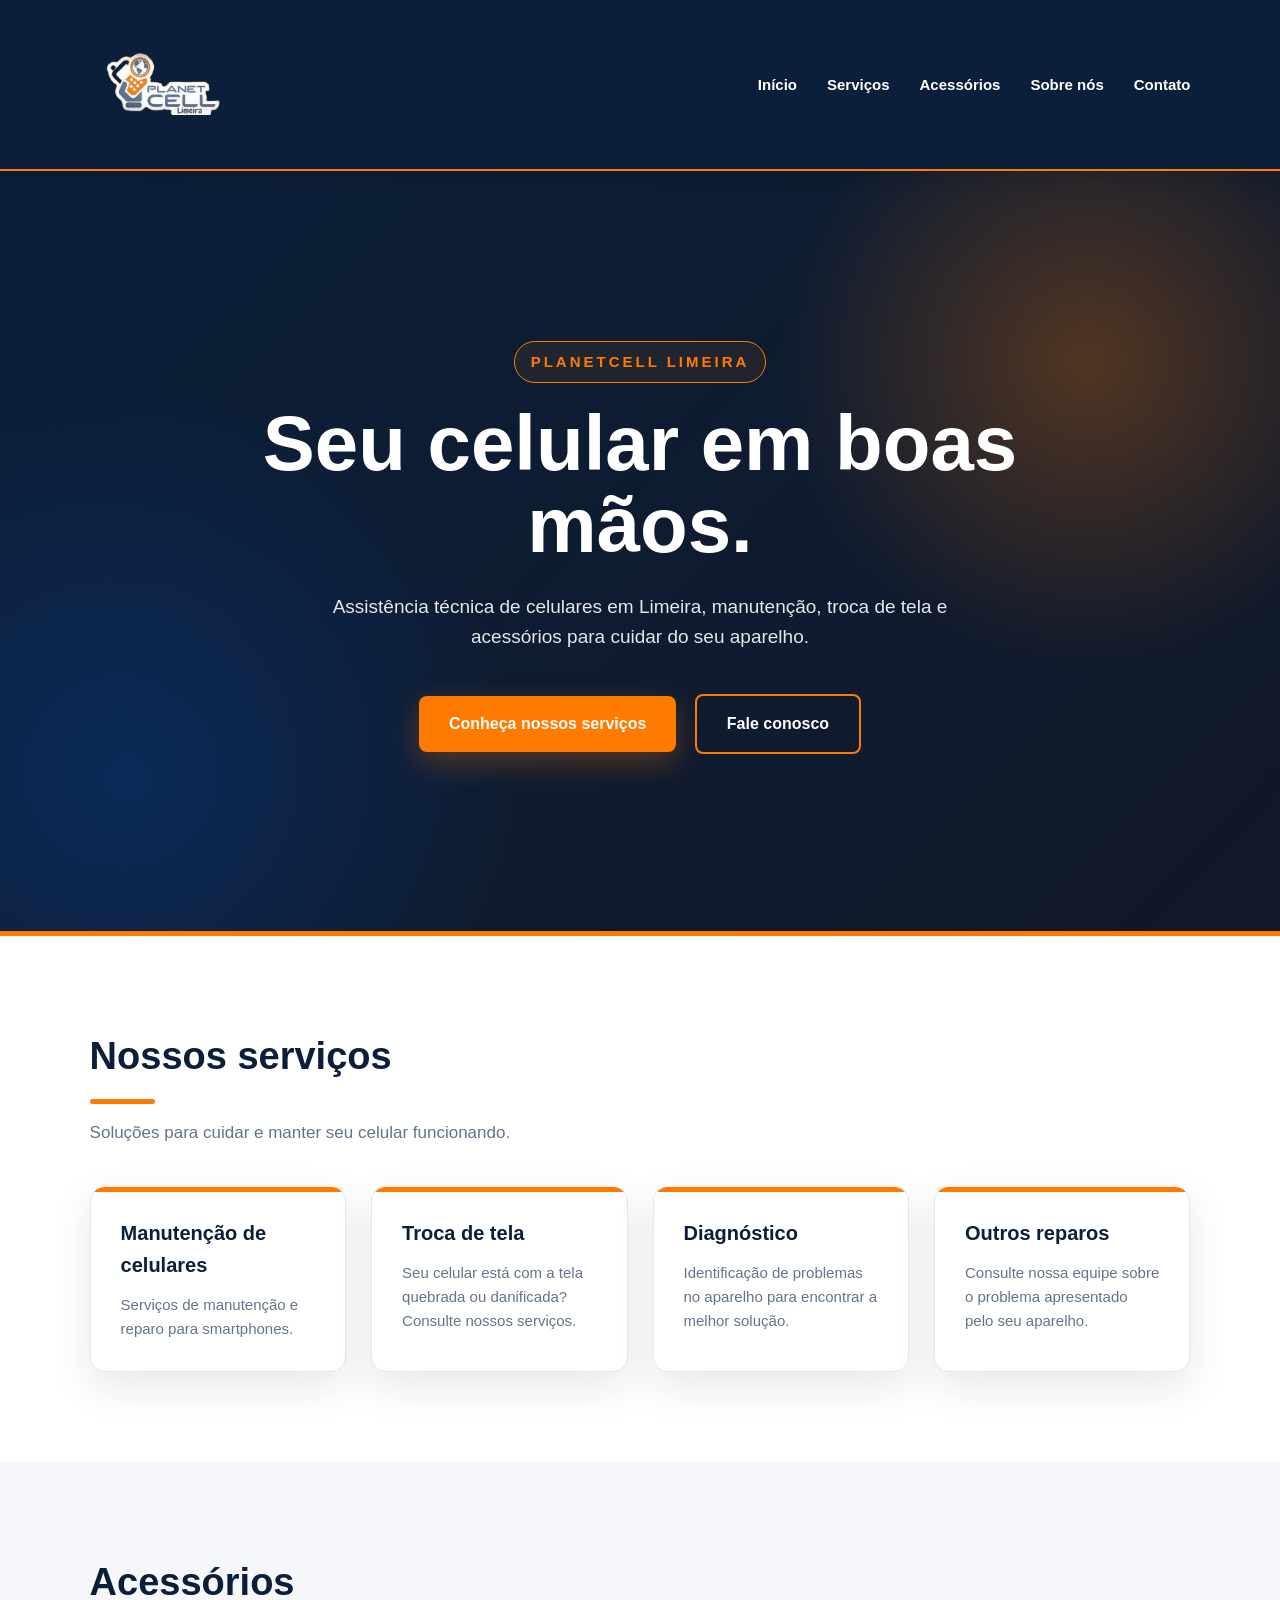
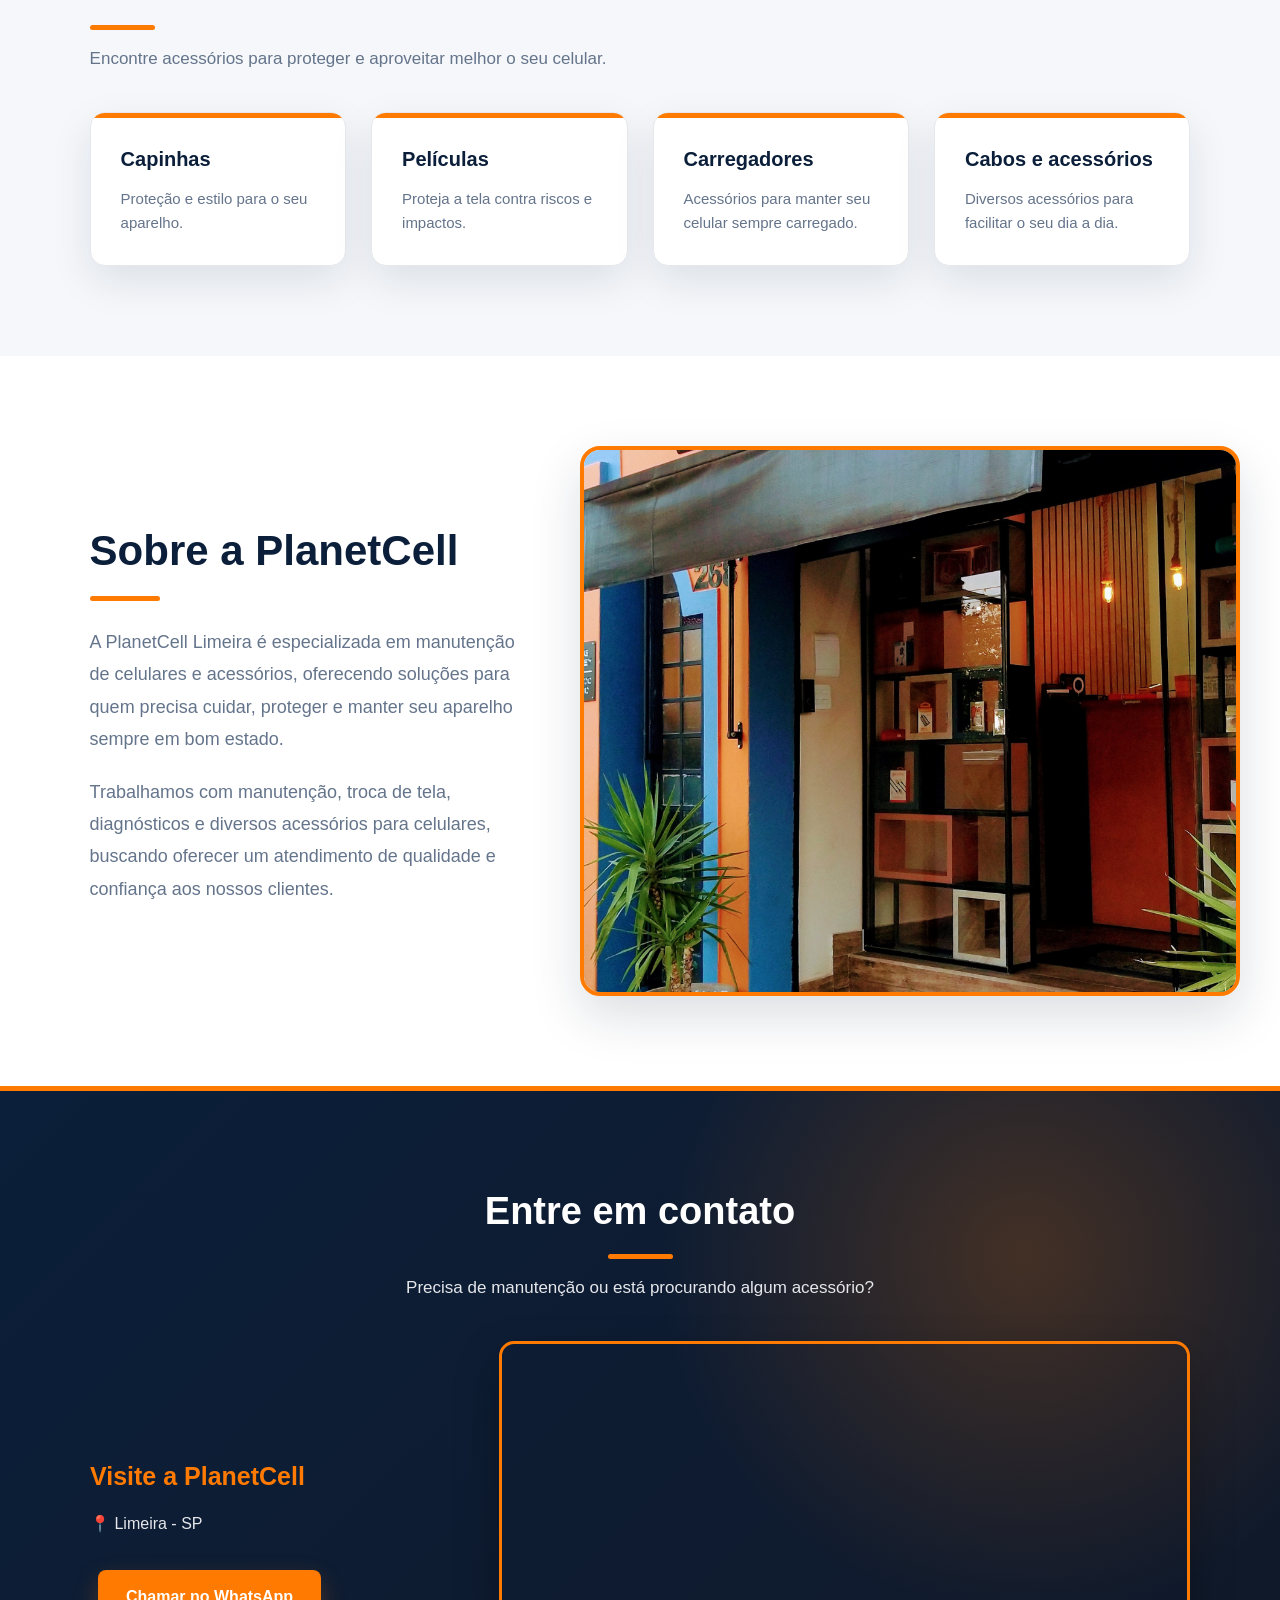
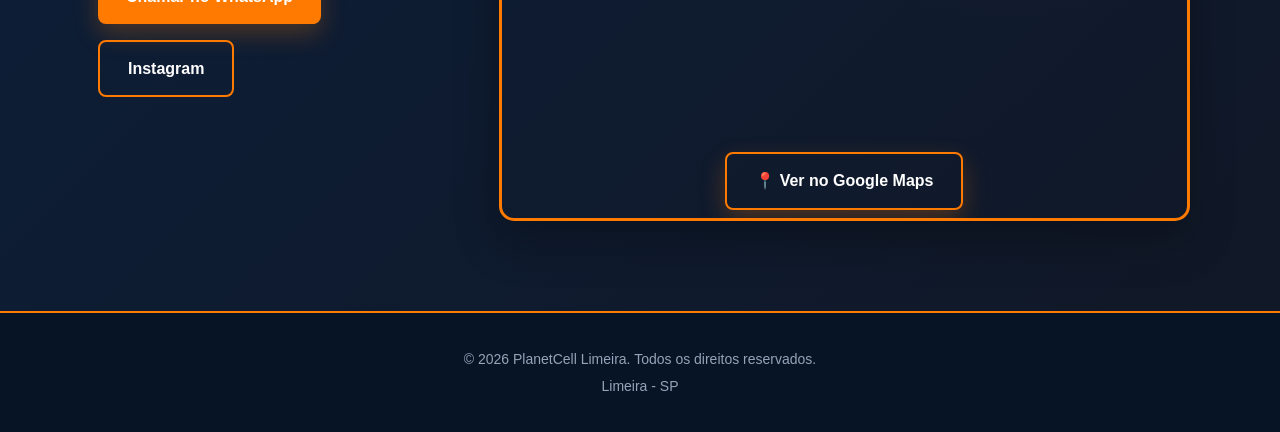
<file: index.html>
<!DOCTYPE html>
<html lang="pt-BR">

<head>
    <meta charset="UTF-8">
    <meta name="viewport" content="width=device-width, initial-scale=1.0">

    <title>PlanetCell Limeira | Assistência Técnica de Celulares</title>

    <meta name="description"
        content="PlanetCell Limeira: assistência técnica de celulares, manutenção, troca de tela e acessórios. Atendimento em Limeira - SP.">

    <meta name="robots" content="index, follow">

    <meta name="author" content="PlanetCell Limeira">

    <link rel="canonical" href="https://planetcelllimeira.com.br/">

    <link rel="stylesheet" href="style.css">
</head>

<body>

    <!-- CABEÇALHO -->
    <header>

        <div class="logo">
            <a href="index.html">
                <img src="img/logo-planetcell.png" alt="PlanetCell Limeira">
            </a>
        </div>

        <nav>
            <a href="#inicio">Início</a>
            <a href="#servicos">Serviços</a>
            <a href="#acessorios">Acessórios</a>
            <a href="#sobre">Sobre nós</a>
            <a href="#contato">Contato</a>
        </nav>

    </header>


    <!-- CONTEÚDO PRINCIPAL -->
    <main>

        <!-- INÍCIO -->
        <section id="inicio">

            <div class="hero">

                <p>PLANETCELL LIMEIRA</p>

                <h1>
                    Seu celular em boas mãos.
                </h1>

                <p>
                    Assistência técnica de celulares em Limeira,
                    manutenção, troca de tela e acessórios para
                    cuidar do seu aparelho.
                </p>

                <a href="#servicos">
                    Conheça nossos serviços
                </a>

                <a href="#contato">
                    Fale conosco
                </a>

            </div>

        </section>


        <!-- SERVIÇOS -->
        <section id="servicos">

            <h2>
                Nossos serviços
            </h2>

            <p>
                Soluções para cuidar e manter seu celular funcionando.
            </p>

            <div class="servicos">

                <article>

                    <h3>
                        Manutenção de celulares
                    </h3>

                    <p>
                        Serviços de manutenção e reparo
                        para smartphones.
                    </p>

                </article>


                <article>

                    <h3>
                        Troca de tela
                    </h3>

                    <p>
                        Seu celular está com a tela quebrada
                        ou danificada? Consulte nossos serviços.
                    </p>

                </article>


                <article>

                    <h3>
                        Diagnóstico
                    </h3>

                    <p>
                        Identificação de problemas no aparelho
                        para encontrar a melhor solução.
                    </p>

                </article>


                <article>

                    <h3>
                        Outros reparos
                    </h3>

                    <p>
                        Consulte nossa equipe sobre o problema
                        apresentado pelo seu aparelho.
                    </p>

                </article>

            </div>

        </section>


        <!-- ACESSÓRIOS -->
        <section id="acessorios">

            <h2>
                Acessórios
            </h2>

            <p>
                Encontre acessórios para proteger e aproveitar
                melhor o seu celular.
            </p>

            <div class="acessorios">

                <article>

                    <h3>
                        Capinhas
                    </h3>

                    <p>
                        Proteção e estilo para o seu aparelho.
                    </p>

                </article>


                <article>

                    <h3>
                        Películas
                    </h3>

                    <p>
                        Proteja a tela contra riscos e impactos.
                    </p>

                </article>


                <article>

                    <h3>
                        Carregadores
                    </h3>

                    <p>
                        Acessórios para manter seu celular
                        sempre carregado.
                    </p>

                </article>


                <article>

                    <h3>
                        Cabos e acessórios
                    </h3>

                    <p>
                        Diversos acessórios para facilitar
                        o seu dia a dia.
                    </p>

                </article>

            </div>

        </section>


        <!-- SOBRE -->
        <section id="sobre">

            <div class="sobre-container">

                <div class="sobre-texto">

                    <h2>Sobre a PlanetCell</h2>

                    <p>
                        A PlanetCell Limeira é especializada em manutenção
                        de celulares e acessórios, oferecendo soluções para
                        quem precisa cuidar, proteger e manter seu aparelho
                        sempre em bom estado.
                    </p>

                    <p>
                        Trabalhamos com manutenção, troca de tela,
                        diagnósticos e diversos acessórios para celulares,
                        buscando oferecer um atendimento de qualidade e
                        confiança aos nossos clientes.
                    </p>

                </div>

                <div class="sobre-imagem">

                    <img
                        src="img/planetcell.png"
                        alt="PlanetCell Limeira">

                </div>

            </div>

        </section>


        <!-- CONTATO -->
    <section id="contato">

        <h2>
            Entre em contato
        </h2>

        <p>
            Precisa de manutenção ou está procurando
            algum acessório?
        </p>

        <div class="contato-info">

            <!-- INFORMAÇÕES -->
            <div class="contato-texto">

                <h3>
                    Visite a PlanetCell
                </h3>

                <p>
                    📍 Limeira - SP
                </p>

                <!-- WHATSAPP -->
                <a
                    href="https://wa.me/5519987007532?text=Olá!%20Vim%20pelo%20site%20da%20PlanetCell%20e%20gostaria%20de%20fazer%20um%20orçamento."
                    target="_blank"
                    rel="noopener noreferrer">

                    Chamar no WhatsApp

                </a>


                <!-- INSTAGRAM -->
                <a
                    href="https://www.instagram.com/planetcelllimeira/"
                    target="_blank"
                    rel="noopener noreferrer">

                    Instagram

                </a>

            </div>


            <!-- MAPA -->
            <div class="mapa">
                <iframe
                    src="https://www.google.com/maps/embed?pb=!1m18!1m12!1m3!1d3454.1320711477797!2d-47.416291924985345!3d-22.56385587949792!2m3!1f0!2f0!3f0!3m2!1i1024!2i768!4f13.1!3m3!1m2!1s0x3fdfeda0ab19071%3A0x4cfb5163ead2df4e!2sPlanetCell%20%7C%20Assist%C3%AAncia%20T%C3%A9cnica%20em%20Limeira!5e1!3m2!1spt-BR!2sbr!4v1791233029018!5m2!1spt-BR!2sbr"
                    width="100%"
                    height="400"
                    style="border:0;"
                    allowfullscreen=""
                    loading="lazy">
                </iframe>

                <a
                    class="botao-mapa"
                    href="https://maps.app.goo.gl/V9yWtt14ochzft196"
                    target="_blank"
                    rel="noopener noreferrer">

                    📍 Ver no Google Maps
                </a>
            </div>

        </div>

        </section>

    </main>


    <!-- RODAPÉ -->
    <footer>

        <p>
            &copy; 2026 PlanetCell Limeira.
            Todos os direitos reservados.
        </p>

        <p>
            Limeira - SP
        </p>

    </footer>


    <script src="script.js"></script>

</body>

</html>
</file>
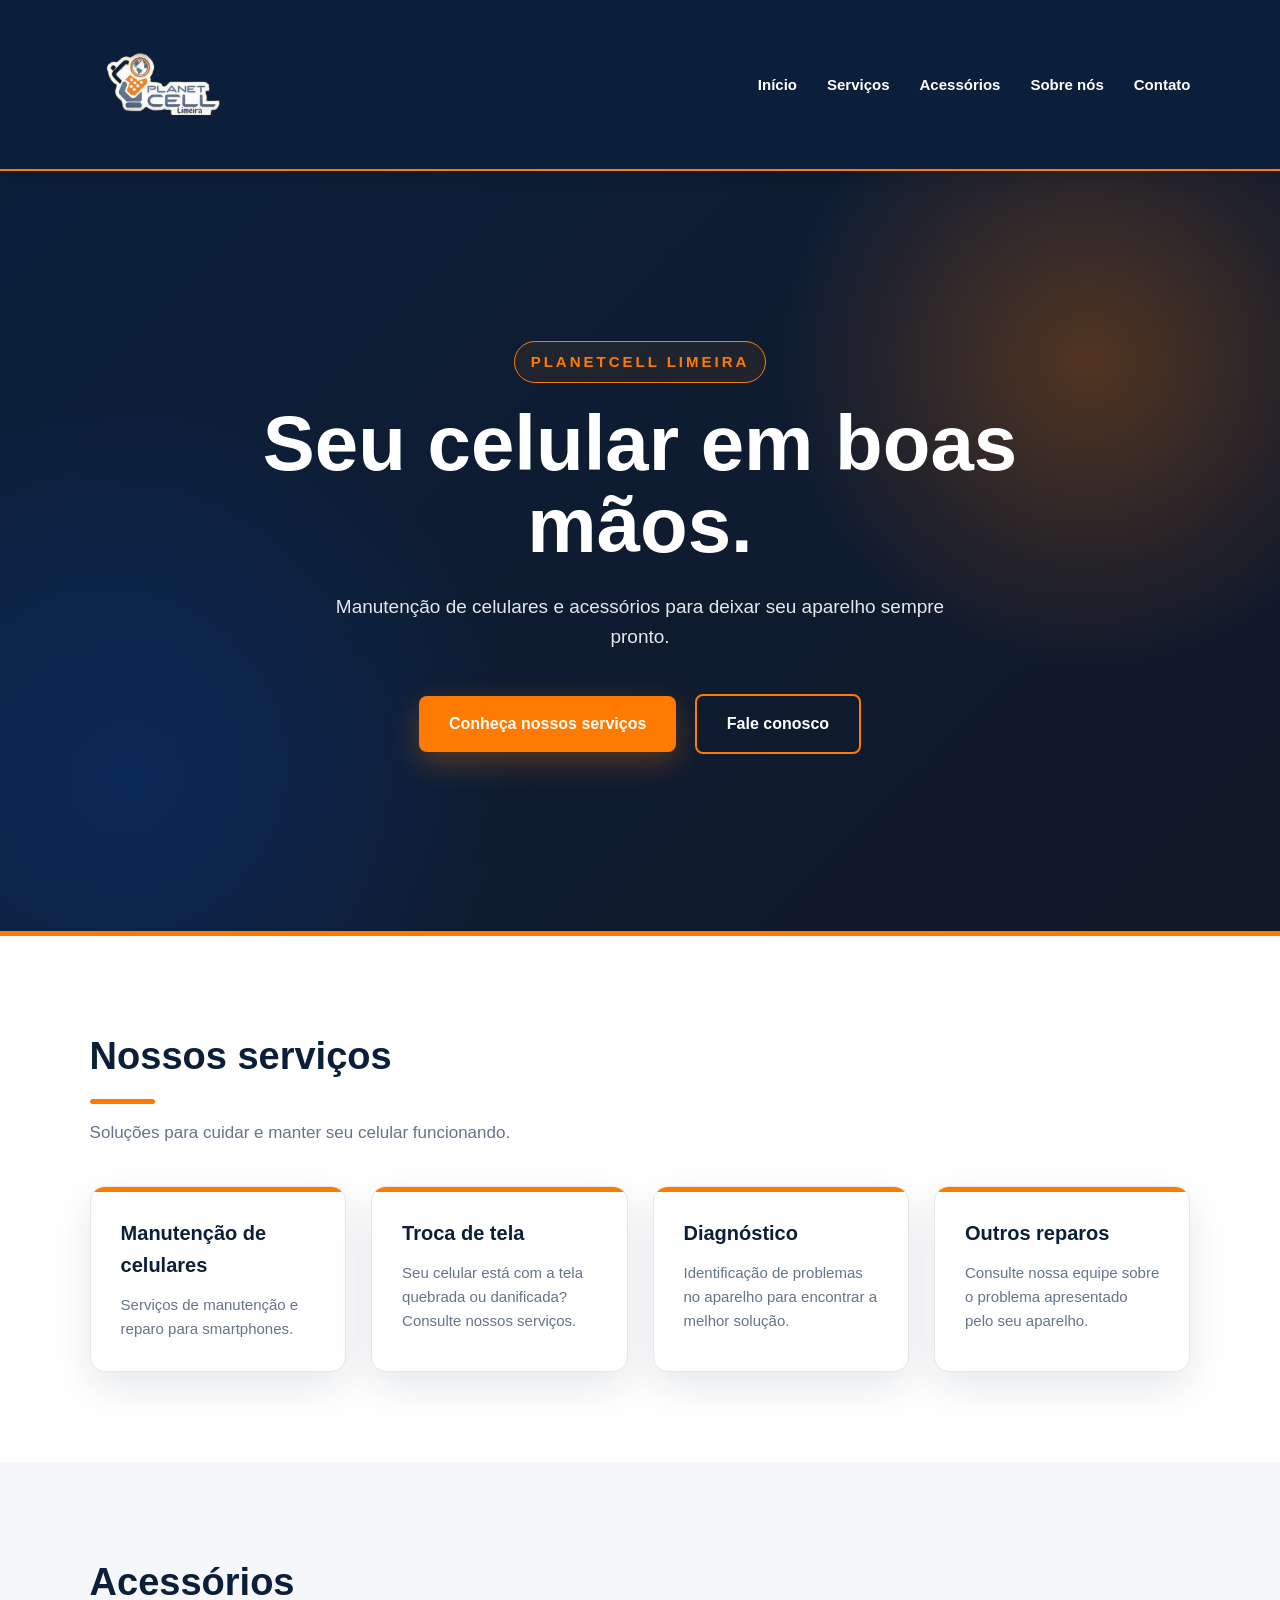
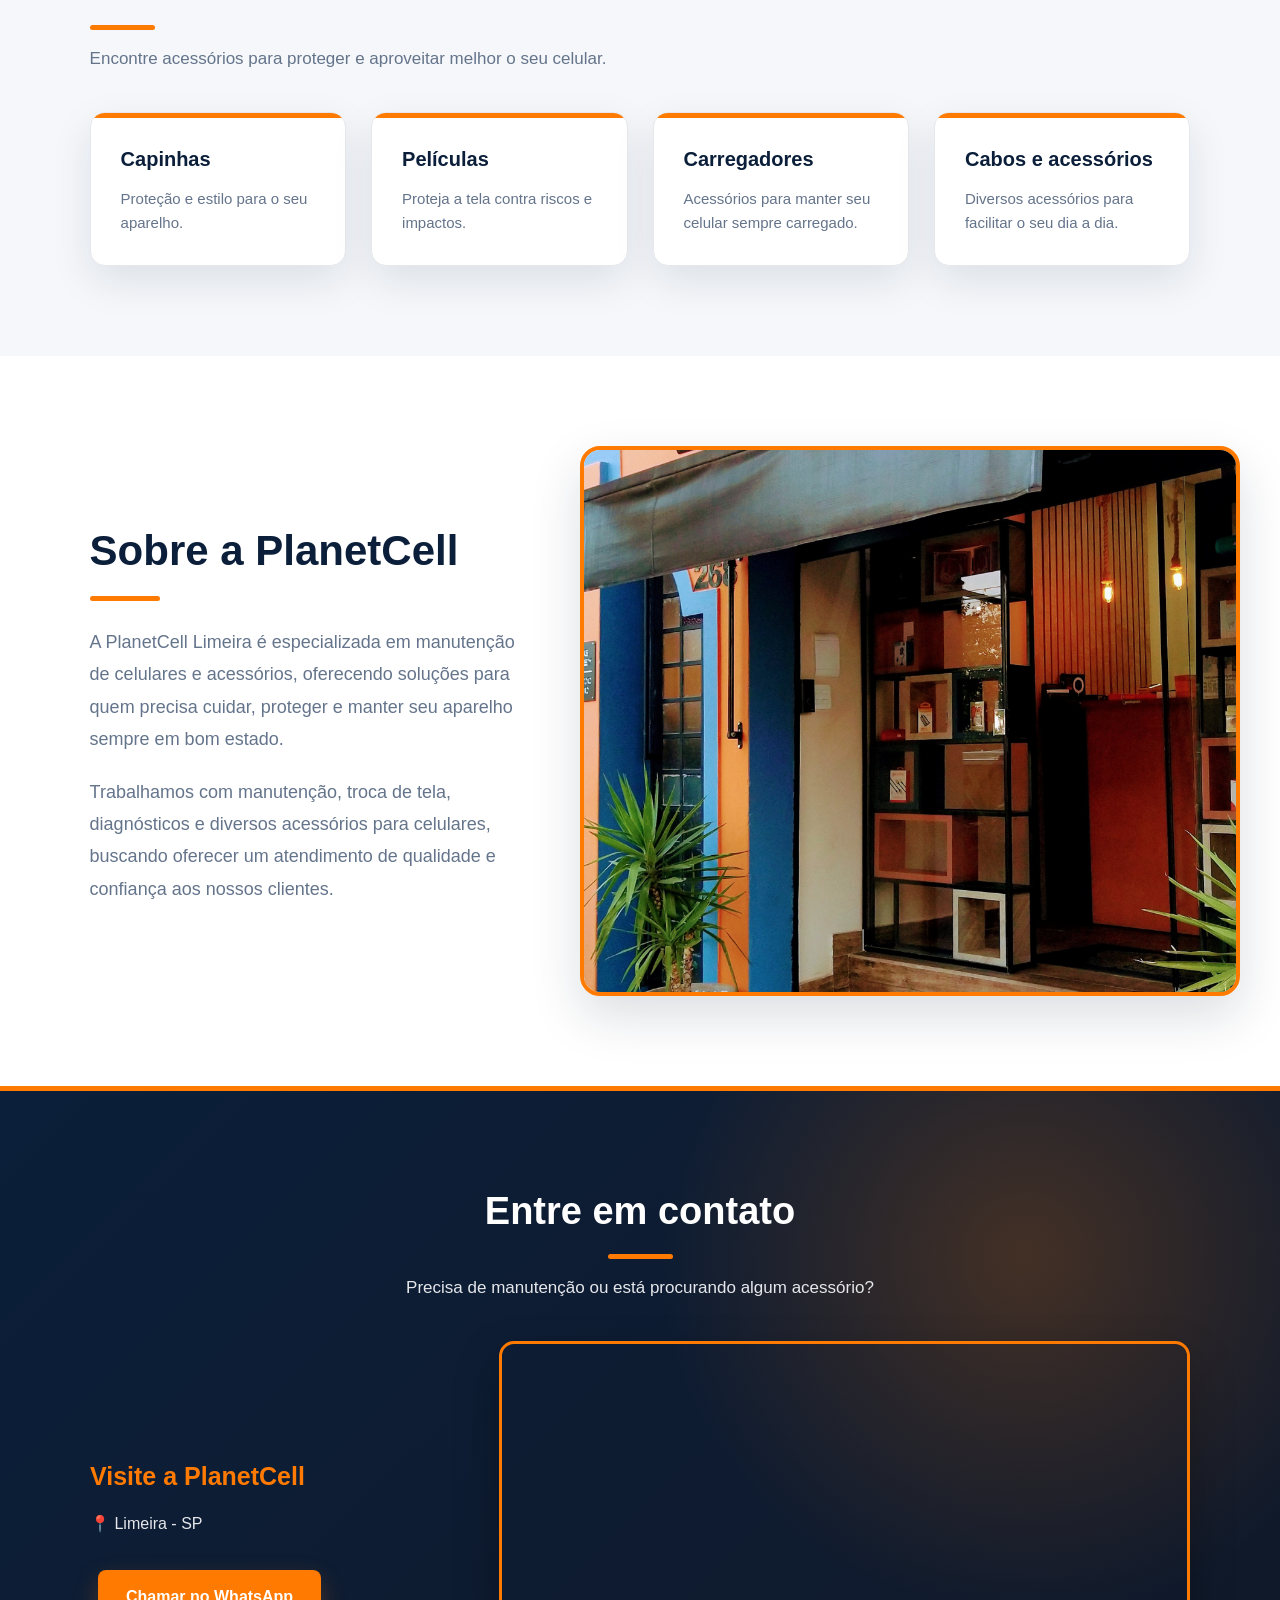
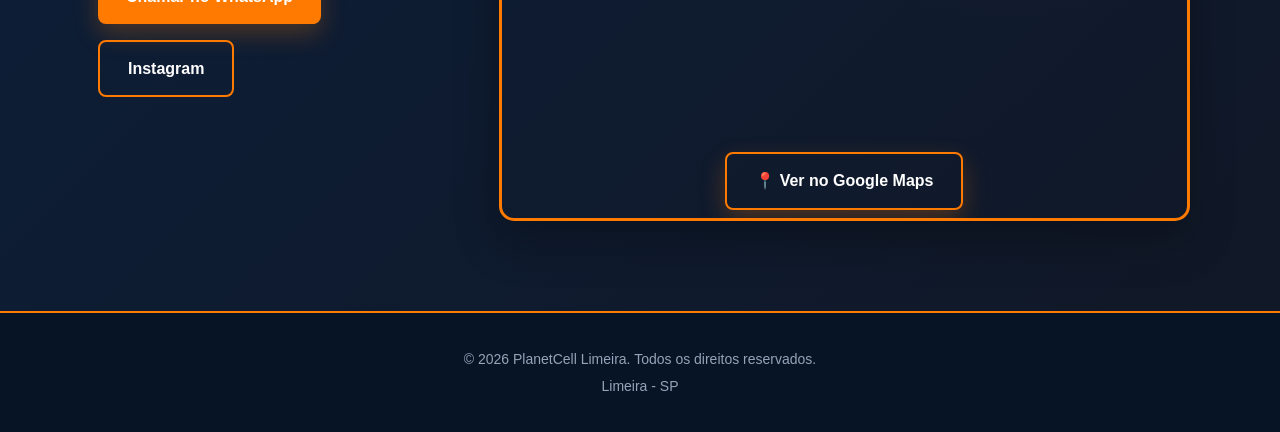
<file: planetcell-limeira/index.html>
<!DOCTYPE html>
<html lang="pt-BR">

<head>
    <meta charset="UTF-8">
    <meta name="viewport" content="width=device-width, initial-scale=1.0">

    <title>PlanetCell Limeira | Assistência Técnica</title>

    <meta name="description"
        content="PlanetCell Limeira - Manutenção de celulares e acessórios. Cuide do seu aparelho com quem entende.">

    <link rel="stylesheet" href="style.css">
</head>

<body>

    <!-- CABEÇALHO -->
    <header>

        <div class="logo">
            <a href="index.html">
                <img src="img/logo-planetcell.png" alt="PlanetCell Limeira">
            </a>
        </div>

        <nav>
            <a href="#inicio">Início</a>
            <a href="#servicos">Serviços</a>
            <a href="#acessorios">Acessórios</a>
            <a href="#sobre">Sobre nós</a>
            <a href="#contato">Contato</a>
        </nav>

    </header>


    <!-- CONTEÚDO PRINCIPAL -->
    <main>

        <!-- INÍCIO -->
        <section id="inicio">

            <div class="hero">

                <p>PLANETCELL LIMEIRA</p>

                <h1>
                    Seu celular em boas mãos.
                </h1>

                <p>
                    Manutenção de celulares e acessórios
                    para deixar seu aparelho sempre pronto.
                </p>

                <a href="#servicos">
                    Conheça nossos serviços
                </a>

                <a href="#contato">
                    Fale conosco
                </a>

            </div>

        </section>


        <!-- SERVIÇOS -->
        <section id="servicos">

            <h2>
                Nossos serviços
            </h2>

            <p>
                Soluções para cuidar e manter seu celular funcionando.
            </p>

            <div class="servicos">

                <article>

                    <h3>
                        Manutenção de celulares
                    </h3>

                    <p>
                        Serviços de manutenção e reparo
                        para smartphones.
                    </p>

                </article>


                <article>

                    <h3>
                        Troca de tela
                    </h3>

                    <p>
                        Seu celular está com a tela quebrada
                        ou danificada? Consulte nossos serviços.
                    </p>

                </article>


                <article>

                    <h3>
                        Diagnóstico
                    </h3>

                    <p>
                        Identificação de problemas no aparelho
                        para encontrar a melhor solução.
                    </p>

                </article>


                <article>

                    <h3>
                        Outros reparos
                    </h3>

                    <p>
                        Consulte nossa equipe sobre o problema
                        apresentado pelo seu aparelho.
                    </p>

                </article>

            </div>

        </section>


        <!-- ACESSÓRIOS -->
        <section id="acessorios">

            <h2>
                Acessórios
            </h2>

            <p>
                Encontre acessórios para proteger e aproveitar
                melhor o seu celular.
            </p>

            <div class="acessorios">

                <article>

                    <h3>
                        Capinhas
                    </h3>

                    <p>
                        Proteção e estilo para o seu aparelho.
                    </p>

                </article>


                <article>

                    <h3>
                        Películas
                    </h3>

                    <p>
                        Proteja a tela contra riscos e impactos.
                    </p>

                </article>


                <article>

                    <h3>
                        Carregadores
                    </h3>

                    <p>
                        Acessórios para manter seu celular
                        sempre carregado.
                    </p>

                </article>


                <article>

                    <h3>
                        Cabos e acessórios
                    </h3>

                    <p>
                        Diversos acessórios para facilitar
                        o seu dia a dia.
                    </p>

                </article>

            </div>

        </section>


        <!-- SOBRE -->
        <section id="sobre">

            <div class="sobre-container">

                <div class="sobre-texto">

                    <h2>Sobre a PlanetCell</h2>

                    <p>
                        A PlanetCell Limeira é especializada em manutenção
                        de celulares e acessórios, oferecendo soluções para
                        quem precisa cuidar, proteger e manter seu aparelho
                        sempre em bom estado.
                    </p>

                    <p>
                        Trabalhamos com manutenção, troca de tela,
                        diagnósticos e diversos acessórios para celulares,
                        buscando oferecer um atendimento de qualidade e
                        confiança aos nossos clientes.
                    </p>

                </div>

                <div class="sobre-imagem">

                    <img
                        src="img/planetcell.png"
                        alt="PlanetCell Limeira">

                </div>

            </div>

        </section>


        <!-- CONTATO -->
    <section id="contato">

        <h2>
            Entre em contato
        </h2>

        <p>
            Precisa de manutenção ou está procurando
            algum acessório?
        </p>

        <div class="contato-info">

            <!-- INFORMAÇÕES -->
            <div class="contato-texto">

                <h3>
                    Visite a PlanetCell
                </h3>

                <p>
                    📍 Limeira - SP
                </p>

                <!-- WHATSAPP -->
                <a
                    href="https://wa.me/5519987007532?text=Olá!%20Vim%20pelo%20site%20da%20PlanetCell%20e%20gostaria%20de%20fazer%20um%20orçamento."
                    target="_blank"
                    rel="noopener noreferrer">

                    Chamar no WhatsApp

                </a>


                <!-- INSTAGRAM -->
                <a
                    href="https://www.instagram.com/planetcelllimeira/"
                    target="_blank"
                    rel="noopener noreferrer">

                    Instagram

                </a>

            </div>


            <!-- MAPA -->
            <div class="mapa">
                <iframe
                    src="https://www.google.com/maps/embed?pb=!1m18!1m12!1m3!1d3454.1320711477797!2d-47.416291924985345!3d-22.56385587949792!2m3!1f0!2f0!3f0!3m2!1i1024!2i768!4f13.1!3m3!1m2!1s0x3fdfeda0ab19071%3A0x4cfb5163ead2df4e!2sPlanetCell%20%7C%20Assist%C3%AAncia%20T%C3%A9cnica%20em%20Limeira!5e1!3m2!1spt-BR!2sbr!4v1791233029018!5m2!1spt-BR!2sbr"
                    width="100%"
                    height="400"
                    style="border:0;"
                    allowfullscreen=""
                    loading="lazy">
                </iframe>

                <a
                    class="botao-mapa"
                    href="https://maps.app.goo.gl/V9yWtt14ochzft196"
                    target="_blank"
                    rel="noopener noreferrer">

                    📍 Ver no Google Maps
                </a>
            </div>

        </div>

        </section>

    </main>


    <!-- RODAPÉ -->
    <footer>

        <p>
            &copy; 2026 PlanetCell Limeira.
            Todos os direitos reservados.
        </p>

        <p>
            Limeira - SP
        </p>

    </footer>


    <script src="script.js"></script>

</body>

</html>
</file>
<file: style.css>
:root {
    --azul: #0066FF;
    --azul-escuro: #0B1F3A;

    --laranja: #FF7A00;
    --laranja-escuro: #E96800;
    --laranja-claro: #FF9A3D;

    --branco: #FFFFFF;
    --grafite: #111827;

    --cinza-fundo: #F5F7FA;
    --cinza-borda: #E5E7EB;
    --cinza-texto: #64748B;

    --sombra: 0 15px 40px rgba(11, 31, 58, 0.10);

    --transicao: 0.3s ease;
}


/* ========================================
   RESET
======================================== */

* {
    margin: 0;
    padding: 0;
    box-sizing: border-box;
}

html {
    scroll-behavior: smooth;
}

body {
    font-family: Arial, Helvetica, sans-serif;

    background-color: var(--branco);

    color: var(--grafite);

    line-height: 1.6;
}


/* ========================================
   HEADER
======================================== */

header {
    position: relative;

    display: flex;
    align-items: center;
    justify-content: space-between;

    min-height: 80px;

    padding: 12px 7%;

    background-color: var(--azul-escuro);

    border-bottom: 2px solid var(--laranja);

    box-shadow:
        0 5px 25px rgba(0, 0, 0, 0.15);
}

/* ========================================
   LOGO
======================================== */

.logo {
    display: flex;
    align-items: center;
}

.logo a {
    display: flex;
    align-items: center;

    text-decoration: none;
}

.logo img {
    display: block;

    width: 145px;
    height: auto;

    object-fit: contain;

    transition: var(--transicao);
}

.logo img:hover {
    transform: scale(1.04);
}

/* ========================================
   NAVEGAÇÃO
======================================== */

nav {
    display: flex;

    align-items: center;

    gap: 30px;
}

nav a {
    position: relative;

    color: var(--branco);

    text-decoration: none;

    font-size: 15px;

    font-weight: 600;

    transition: var(--transicao);
}

nav a:hover {
    color: var(--laranja);
}


/* LINHA LARANJA */

nav a::after {
    content: "";

    position: absolute;

    left: 0;

    bottom: -8px;

    width: 0;

    height: 3px;

    background-color: var(--laranja);

    border-radius: 10px;

    transition: var(--transicao);
}

nav a:hover::after {
    width: 100%;
}


/* ========================================
   HERO
======================================== */

#inicio {
    min-height: 85vh;

    display: flex;

    align-items: center;

    justify-content: center;

    padding: 80px 7%;

    background:
        radial-gradient(
            circle at 85% 25%,
            rgba(255, 122, 0, 0.28),
            transparent 25%
        ),

        radial-gradient(
            circle at 10% 80%,
            rgba(0, 102, 255, 0.18),
            transparent 30%
        ),

        linear-gradient(
            135deg,
            var(--azul-escuro),
            var(--grafite)
        );

    color: var(--branco);

    border-bottom: 5px solid var(--laranja);
}


/* HERO */

.hero {
    max-width: 950px;

    text-align: center;

    animation: aparecer 0.8s ease;
}


/* PEQUENO TEXTO */

.hero > p:first-child {
    display: inline-block;

    color: var(--laranja);

    font-size: 15px;

    font-weight: 900;

    letter-spacing: 3px;

    margin-bottom: 20px;

    padding: 8px 16px;

    border: 1px solid var(--laranja);

    border-radius: 50px;

    background-color: rgba(255, 122, 0, 0.08);
}


/* TÍTULO */

.hero h1 {
    font-size: clamp(42px, 7vw, 78px);

    line-height: 1.05;

    margin-bottom: 25px;

    font-weight: 900;
}


/* PALAVRA DESTAQUE */

.hero h1 span {
    color: var(--laranja);
}


/* TEXTO */

.hero p:nth-of-type(2) {
    max-width: 650px;

    margin: 0 auto 35px;

    color: #E5E7EB;

    font-size: 19px;
}


/* ========================================
   BOTÕES HERO
======================================== */

.hero a {
    display: inline-block;

    padding: 15px 30px;

    margin: 7px;

    border-radius: 8px;

    text-decoration: none;

    font-weight: 800;

    transition: var(--transicao);
}


/* BOTÃO PRINCIPAL */

.hero a:first-of-type {
    background-color: var(--laranja);

    color: var(--branco);

    box-shadow:
        0 10px 30px rgba(255, 122, 0, 0.30);
}

.hero a:first-of-type:hover {
    background-color: var(--laranja-escuro);

    transform: translateY(-5px);

    box-shadow:
        0 15px 35px rgba(255, 122, 0, 0.40);
}


/* BOTÃO SECUNDÁRIO */

.hero a:last-of-type {
    background-color: transparent;

    color: var(--branco);

    border: 2px solid var(--laranja);
}

.hero a:last-of-type:hover {
    background-color: var(--laranja);

    color: var(--branco);

    transform: translateY(-5px);
}


/* ========================================
   SEÇÕES
======================================== */

section:not(#inicio) {
    padding: 90px 7%;
}


/* ========================================
   TÍTULOS
======================================== */

section h2 {
    color: var(--azul-escuro);

    font-size: 38px;

    margin-bottom: 15px;

    font-weight: 900;
}


/* DETALHE LARANJA */

section h2::after {
    content: "";

    display: block;

    width: 65px;

    height: 5px;

    margin-top: 12px;

    background-color: var(--laranja);

    border-radius: 20px;
}


/* TEXTO */

section > p {
    max-width: 750px;

    color: var(--cinza-texto);

    font-size: 17px;

    margin-bottom: 35px;
}


/* ========================================
   SERVIÇOS
======================================== */

#servicos {
    background-color: var(--branco);
}

.servicos {
    display: grid;

    grid-template-columns: repeat(4, 1fr);

    gap: 25px;

    margin-top: 40px;
}


/* CARD */

.servicos article {
    position: relative;

    padding: 30px;

    background-color: var(--branco);

    border: 1px solid var(--cinza-borda);

    border-radius: 15px;

    box-shadow: var(--sombra);

    overflow: hidden;

    transition: var(--transicao);
}


/* BARRA LARANJA */

.servicos article::before {
    content: "";

    position: absolute;

    top: 0;

    left: 0;

    width: 100%;

    height: 5px;

    background-color: var(--laranja);
}


/* HOVER */

.servicos article:hover {
    transform: translateY(-10px);

    border-color: var(--laranja);

    box-shadow:
        0 20px 45px rgba(255, 122, 0, 0.18);
}


/* TÍTULO */

.servicos article h3 {
    color: var(--azul-escuro);

    font-size: 20px;

    margin-bottom: 12px;

    transition: var(--transicao);
}

.servicos article:hover h3 {
    color: var(--laranja);
}


/* TEXTO */

.servicos article p {
    color: var(--cinza-texto);

    font-size: 15px;
}


/* ========================================
   ACESSÓRIOS
======================================== */

#acessorios {
    background-color: var(--cinza-fundo);
}

.acessorios {
    display: grid;

    grid-template-columns: repeat(4, 1fr);

    gap: 25px;

    margin-top: 40px;
}


/* CARD */

.acessorios article {
    position: relative;

    padding: 30px;

    background-color: var(--branco);

    border: 1px solid var(--cinza-borda);

    border-radius: 15px;

    box-shadow: var(--sombra);

    overflow: hidden;

    transition: var(--transicao);
}


/* BARRA LARANJA */

.acessorios article::before {
    content: "";

    position: absolute;

    top: 0;

    left: 0;

    width: 100%;

    height: 5px;

    background-color: var(--laranja);
}


/* HOVER */

.acessorios article:hover {
    transform: translateY(-10px);

    border-color: var(--laranja);

    box-shadow:
        0 20px 45px rgba(255, 122, 0, 0.18);
}


/* TÍTULO */

.acessorios article h3 {
    color: var(--azul-escuro);

    font-size: 20px;

    margin-bottom: 12px;

    transition: var(--transicao);
}

.acessorios article:hover h3 {
    color: var(--laranja);
}


/* TEXTO */

.acessorios article p {
    color: var(--cinza-texto);

    font-size: 15px;
}


/* ========================================
   SOBRE
======================================== */

#sobre {
    background-color: var(--branco);
}

.sobre-container {
    max-width: 1300px;
    margin: 0 auto;

    display: grid;
    grid-template-columns: 0.8fr 1.2fr;

    gap: 70px;
    align-items: center;
}

.sobre-texto {
    text-align: left;
}

.sobre-texto h2 {
    color: var(--azul-escuro);
    font-size: 42px;
    margin-bottom: 25px;
}

.sobre-texto h2::after {
    content: "";
    display: block;
    width: 70px;
    height: 5px;
    margin-top: 12px;
    background-color: var(--laranja);
    border-radius: 20px;
}

.sobre-texto p {
    max-width: 600px;
    color: var(--cinza-texto);
    font-size: 18px;
    line-height: 1.8;
    margin-bottom: 20px;
}

.sobre-imagem {
    width: 100%;
    min-height: 500px;

    overflow: hidden;

    border-radius: 20px;
    border: 4px solid var(--laranja);

    box-shadow: 0 20px 50px rgba(11, 31, 58, 0.15);
}

.sobre-imagem img {
    display: block;

    width: 100%;
    height: 500px;

    object-fit: cover;

    transition: var(--transicao);
}

.sobre-imagem:hover img {
    transform: scale(1.04);
}


/* ========================================
   CONTATO
======================================== */

#contato {
    text-align: center;

    background:
        radial-gradient(
            circle at 80% 20%,
            rgba(255, 122, 0, 0.22),
            transparent 30%
        ),

        linear-gradient(
            135deg,
            var(--azul-escuro),
            var(--grafite)
        );

    color: var(--branco);

    border-top: 5px solid var(--laranja);
}


/* TÍTULO */

#contato h2 {
    color: var(--branco);
}


/* LINHA */

#contato h2::after {
    margin-left: auto;

    margin-right: auto;
}


/* TEXTO */

#contato > p {
    color: #E5E7EB;

    margin-left: auto;

    margin-right: auto;
}


/* ========================================
   CONTATO + MAPA
======================================== */

.contato-info {
    max-width: 1100px;

    margin: 40px auto 0;

    display: grid;

    grid-template-columns: 0.8fr 1.5fr;

    gap: 40px;

    align-items: center;
}


/* TEXTO CONTATO */

.contato-texto {
    text-align: left;
}

.contato-texto h3 {
    color: var(--laranja);

    font-size: 25px;

    margin-bottom: 15px;
}

.contato-texto p {
    color: #E5E7EB;

    margin-bottom: 25px;
}


/* ========================================
   BOTÕES CONTATO
======================================== */

#contato a {
    display: inline-block;

    padding: 14px 28px;

    margin: 8px;

    border-radius: 8px;

    text-decoration: none;

    font-weight: 800;

    transition: var(--transicao);
}


/* WHATSAPP */

#contato a:first-of-type {
    background-color: var(--laranja);

    color: var(--branco);

    box-shadow:
        0 10px 25px rgba(255, 122, 0, 0.25);
}

#contato a:first-of-type:hover {
    background-color: var(--laranja-escuro);

    transform: translateY(-4px);
}


/* INSTAGRAM */

#contato a:last-of-type {
    background-color: transparent;

    color: var(--branco);

    border: 2px solid var(--laranja);
}

#contato a:last-of-type:hover {
    background-color: var(--laranja);

    color: var(--branco);

    transform: translateY(-4px);
}


/* ========================================
   MAPA
======================================== */

.mapa {
    overflow: hidden;

    border-radius: 15px;

    border: 3px solid var(--laranja);

    box-shadow:
        0 20px 45px rgba(0, 0, 0, 0.30);
}

.mapa iframe {
    display: block;

    width: 100%;

    height: 400px;

    border: 0;
}


/* BOTÃO DO MAPA */

.botao-mapa {
    display: inline-block;

    margin-top: 15px;

    padding: 12px 20px;

    background-color: var(--laranja);

    color: var(--branco);

    text-decoration: none;

    border-radius: 8px;

    font-weight: 700;

    transition: var(--transicao);
}

.botao-mapa:hover {
    background-color: var(--laranja-escuro);

    transform: translateY(-3px);
}

/* ========================================
   FOOTER
======================================== */

footer {
    padding: 30px 7%;

    background-color: #071426;

    color: #94A3B8;

    text-align: center;

    font-size: 14px;

    border-top: 2px solid var(--laranja);
}

footer p {
    margin: 5px 0;
}


/* ========================================
   ANIMAÇÃO
======================================== */

@keyframes aparecer {

    from {
        opacity: 0;

        transform: translateY(20px);
    }

    to {
        opacity: 1;

        transform: translateY(0);
    }

}


/* ========================================
   TABLET
======================================== */

@media (max-width: 1000px) {

    header {
        padding: 18px 5%;
    }

    nav {
        gap: 18px;
    }

    .servicos,
    .acessorios {
        grid-template-columns: repeat(2, 1fr);
    }

}


/* ========================================
   CELULAR
======================================== */

@media (max-width: 700px) {

    header {
        flex-direction: column;

        gap: 18px;

        padding: 18px 5%;
    }


    nav {
        flex-wrap: wrap;

        justify-content: center;

        gap: 15px;
    }


    nav a {
        font-size: 14px;
    }


    #inicio {
        min-height: 80vh;

        padding: 70px 5%;
    }


    .hero h1 {
        font-size: 45px;
    }


    .hero p:nth-of-type(2) {
        font-size: 16px;
    }


    section:not(#inicio) {
        padding: 70px 5%;
    }


    section h2 {
        font-size: 32px;
    }


    .servicos,
    .acessorios {
        grid-template-columns: 1fr;
    }


    .servicos article,
    .acessorios article {
        padding: 25px;
    }

    .logo img {
    width: 130px;
    }


    /* MAPA */

    .contato-info {
        grid-template-columns: 1fr;

        gap: 30px;
    }


    .contato-texto {
        text-align: center;
    }


    .mapa iframe {
        height: 350px;
    }

    .sobre-container {
    grid-template-columns: 1fr;
    gap: 35px;
    }

    .sobre-texto {
        text-align: center;
    }

    .sobre-imagem img {
        height: 300px;
    }

    .sobre-container {
    grid-template-columns: 1fr;
    gap: 40px;
    }

    .sobre-texto {
        text-align: center;
    }

    .sobre-texto h2 {
        font-size: 34px;
    }

    .sobre-texto h2::after {
        margin-left: auto;
        margin-right: auto;
    }

    .sobre-texto p {
        font-size: 16px;
    }

    .sobre-imagem {
        min-height: 350px;
    }

    .sobre-imagem img {
        height: 350px;
    }

}



/* ========================================
   CELULARES PEQUENOS
======================================== */

@media (max-width: 400px) {

    .logo a {
        font-size: 21px;
    }


    nav {
        gap: 10px;
    }


    nav a {
        font-size: 13px;
    }


    .hero h1 {
        font-size: 38px;
    }


    .hero a {
        display: block;

        margin: 10px 0;
    }


    section h2 {
        font-size: 28px;
    }

}

.aparecer {
    animation: aparecer 0.7s ease forwards;
}

/* ========================================
   SOBRE NÓS
======================================== */

#sobre {
    background-color: #FFFFFF;
}

#sobre .sobre-container {
    width: 100%;
    max-width: 1300px;
    margin: 0 auto;

    display: grid !important;
    grid-template-columns: 40% 60% !important;

    gap: 50px;
    align-items: center;
}

#sobre .sobre-texto {
    width: 100%;
    text-align: left;
}

#sobre .sobre-texto h2 {
    color: var(--azul-escuro);
    font-size: 42px;
    margin-bottom: 25px;
}

#sobre .sobre-texto p {
    width: 100%;
    max-width: 550px;

    color: var(--cinza-texto);
    font-size: 18px;
    line-height: 1.8;

    margin-bottom: 20px;
}

#sobre .sobre-imagem {
    width: 100%;
    height: 550px;

    overflow: hidden;

    border-radius: 20px;
    border: 4px solid var(--laranja);

    box-shadow: 0 20px 50px rgba(11, 31, 58, 0.15);
}

#sobre .sobre-imagem img {
    width: 100%;
    height: 100%;

    display: block;

    object-fit: cover;

    transition: 0.3s ease;
}

#sobre .sobre-imagem img:hover {
    transform: scale(1.04);
}


/* ========================================
   CELULAR
======================================== */

@media (max-width: 700px) {

    #sobre .sobre-container {
        grid-template-columns: 1fr !important;
        gap: 35px;
    }

    #sobre .sobre-texto {
        text-align: center;
    }

    #sobre .sobre-texto h2 {
        font-size: 34px;
    }

    #sobre .sobre-texto p {
        font-size: 16px;
        margin-left: auto;
        margin-right: auto;
    }

    #sobre .sobre-imagem {
        height: 350px;
    }

}
</file>
<file: planetcell-limeira/style.css>
:root {
    --azul: #0066FF;
    --azul-escuro: #0B1F3A;

    --laranja: #FF7A00;
    --laranja-escuro: #E96800;
    --laranja-claro: #FF9A3D;

    --branco: #FFFFFF;
    --grafite: #111827;

    --cinza-fundo: #F5F7FA;
    --cinza-borda: #E5E7EB;
    --cinza-texto: #64748B;

    --sombra: 0 15px 40px rgba(11, 31, 58, 0.10);

    --transicao: 0.3s ease;
}


/* ========================================
   RESET
======================================== */

* {
    margin: 0;
    padding: 0;
    box-sizing: border-box;
}

html {
    scroll-behavior: smooth;
}

body {
    font-family: Arial, Helvetica, sans-serif;

    background-color: var(--branco);

    color: var(--grafite);

    line-height: 1.6;
}


/* ========================================
   HEADER
======================================== */

header {
    position: relative;

    display: flex;
    align-items: center;
    justify-content: space-between;

    min-height: 80px;

    padding: 12px 7%;

    background-color: var(--azul-escuro);

    border-bottom: 2px solid var(--laranja);

    box-shadow:
        0 5px 25px rgba(0, 0, 0, 0.15);
}

/* ========================================
   LOGO
======================================== */

.logo {
    display: flex;
    align-items: center;
}

.logo a {
    display: flex;
    align-items: center;

    text-decoration: none;
}

.logo img {
    display: block;

    width: 145px;
    height: auto;

    object-fit: contain;

    transition: var(--transicao);
}

.logo img:hover {
    transform: scale(1.04);
}

/* ========================================
   NAVEGAÇÃO
======================================== */

nav {
    display: flex;

    align-items: center;

    gap: 30px;
}

nav a {
    position: relative;

    color: var(--branco);

    text-decoration: none;

    font-size: 15px;

    font-weight: 600;

    transition: var(--transicao);
}

nav a:hover {
    color: var(--laranja);
}


/* LINHA LARANJA */

nav a::after {
    content: "";

    position: absolute;

    left: 0;

    bottom: -8px;

    width: 0;

    height: 3px;

    background-color: var(--laranja);

    border-radius: 10px;

    transition: var(--transicao);
}

nav a:hover::after {
    width: 100%;
}


/* ========================================
   HERO
======================================== */

#inicio {
    min-height: 85vh;

    display: flex;

    align-items: center;

    justify-content: center;

    padding: 80px 7%;

    background:
        radial-gradient(
            circle at 85% 25%,
            rgba(255, 122, 0, 0.28),
            transparent 25%
        ),

        radial-gradient(
            circle at 10% 80%,
            rgba(0, 102, 255, 0.18),
            transparent 30%
        ),

        linear-gradient(
            135deg,
            var(--azul-escuro),
            var(--grafite)
        );

    color: var(--branco);

    border-bottom: 5px solid var(--laranja);
}


/* HERO */

.hero {
    max-width: 950px;

    text-align: center;

    animation: aparecer 0.8s ease;
}


/* PEQUENO TEXTO */

.hero > p:first-child {
    display: inline-block;

    color: var(--laranja);

    font-size: 15px;

    font-weight: 900;

    letter-spacing: 3px;

    margin-bottom: 20px;

    padding: 8px 16px;

    border: 1px solid var(--laranja);

    border-radius: 50px;

    background-color: rgba(255, 122, 0, 0.08);
}


/* TÍTULO */

.hero h1 {
    font-size: clamp(42px, 7vw, 78px);

    line-height: 1.05;

    margin-bottom: 25px;

    font-weight: 900;
}


/* PALAVRA DESTAQUE */

.hero h1 span {
    color: var(--laranja);
}


/* TEXTO */

.hero p:nth-of-type(2) {
    max-width: 650px;

    margin: 0 auto 35px;

    color: #E5E7EB;

    font-size: 19px;
}


/* ========================================
   BOTÕES HERO
======================================== */

.hero a {
    display: inline-block;

    padding: 15px 30px;

    margin: 7px;

    border-radius: 8px;

    text-decoration: none;

    font-weight: 800;

    transition: var(--transicao);
}


/* BOTÃO PRINCIPAL */

.hero a:first-of-type {
    background-color: var(--laranja);

    color: var(--branco);

    box-shadow:
        0 10px 30px rgba(255, 122, 0, 0.30);
}

.hero a:first-of-type:hover {
    background-color: var(--laranja-escuro);

    transform: translateY(-5px);

    box-shadow:
        0 15px 35px rgba(255, 122, 0, 0.40);
}


/* BOTÃO SECUNDÁRIO */

.hero a:last-of-type {
    background-color: transparent;

    color: var(--branco);

    border: 2px solid var(--laranja);
}

.hero a:last-of-type:hover {
    background-color: var(--laranja);

    color: var(--branco);

    transform: translateY(-5px);
}


/* ========================================
   SEÇÕES
======================================== */

section:not(#inicio) {
    padding: 90px 7%;
}


/* ========================================
   TÍTULOS
======================================== */

section h2 {
    color: var(--azul-escuro);

    font-size: 38px;

    margin-bottom: 15px;

    font-weight: 900;
}


/* DETALHE LARANJA */

section h2::after {
    content: "";

    display: block;

    width: 65px;

    height: 5px;

    margin-top: 12px;

    background-color: var(--laranja);

    border-radius: 20px;
}


/* TEXTO */

section > p {
    max-width: 750px;

    color: var(--cinza-texto);

    font-size: 17px;

    margin-bottom: 35px;
}


/* ========================================
   SERVIÇOS
======================================== */

#servicos {
    background-color: var(--branco);
}

.servicos {
    display: grid;

    grid-template-columns: repeat(4, 1fr);

    gap: 25px;

    margin-top: 40px;
}


/* CARD */

.servicos article {
    position: relative;

    padding: 30px;

    background-color: var(--branco);

    border: 1px solid var(--cinza-borda);

    border-radius: 15px;

    box-shadow: var(--sombra);

    overflow: hidden;

    transition: var(--transicao);
}


/* BARRA LARANJA */

.servicos article::before {
    content: "";

    position: absolute;

    top: 0;

    left: 0;

    width: 100%;

    height: 5px;

    background-color: var(--laranja);
}


/* HOVER */

.servicos article:hover {
    transform: translateY(-10px);

    border-color: var(--laranja);

    box-shadow:
        0 20px 45px rgba(255, 122, 0, 0.18);
}


/* TÍTULO */

.servicos article h3 {
    color: var(--azul-escuro);

    font-size: 20px;

    margin-bottom: 12px;

    transition: var(--transicao);
}

.servicos article:hover h3 {
    color: var(--laranja);
}


/* TEXTO */

.servicos article p {
    color: var(--cinza-texto);

    font-size: 15px;
}


/* ========================================
   ACESSÓRIOS
======================================== */

#acessorios {
    background-color: var(--cinza-fundo);
}

.acessorios {
    display: grid;

    grid-template-columns: repeat(4, 1fr);

    gap: 25px;

    margin-top: 40px;
}


/* CARD */

.acessorios article {
    position: relative;

    padding: 30px;

    background-color: var(--branco);

    border: 1px solid var(--cinza-borda);

    border-radius: 15px;

    box-shadow: var(--sombra);

    overflow: hidden;

    transition: var(--transicao);
}


/* BARRA LARANJA */

.acessorios article::before {
    content: "";

    position: absolute;

    top: 0;

    left: 0;

    width: 100%;

    height: 5px;

    background-color: var(--laranja);
}


/* HOVER */

.acessorios article:hover {
    transform: translateY(-10px);

    border-color: var(--laranja);

    box-shadow:
        0 20px 45px rgba(255, 122, 0, 0.18);
}


/* TÍTULO */

.acessorios article h3 {
    color: var(--azul-escuro);

    font-size: 20px;

    margin-bottom: 12px;

    transition: var(--transicao);
}

.acessorios article:hover h3 {
    color: var(--laranja);
}


/* TEXTO */

.acessorios article p {
    color: var(--cinza-texto);

    font-size: 15px;
}


/* ========================================
   SOBRE
======================================== */

#sobre {
    background-color: var(--branco);
}

.sobre-container {
    max-width: 1300px;
    margin: 0 auto;

    display: grid;
    grid-template-columns: 0.8fr 1.2fr;

    gap: 70px;
    align-items: center;
}

.sobre-texto {
    text-align: left;
}

.sobre-texto h2 {
    color: var(--azul-escuro);
    font-size: 42px;
    margin-bottom: 25px;
}

.sobre-texto h2::after {
    content: "";
    display: block;
    width: 70px;
    height: 5px;
    margin-top: 12px;
    background-color: var(--laranja);
    border-radius: 20px;
}

.sobre-texto p {
    max-width: 600px;
    color: var(--cinza-texto);
    font-size: 18px;
    line-height: 1.8;
    margin-bottom: 20px;
}

.sobre-imagem {
    width: 100%;
    min-height: 500px;

    overflow: hidden;

    border-radius: 20px;
    border: 4px solid var(--laranja);

    box-shadow: 0 20px 50px rgba(11, 31, 58, 0.15);
}

.sobre-imagem img {
    display: block;

    width: 100%;
    height: 500px;

    object-fit: cover;

    transition: var(--transicao);
}

.sobre-imagem:hover img {
    transform: scale(1.04);
}


/* ========================================
   CONTATO
======================================== */

#contato {
    text-align: center;

    background:
        radial-gradient(
            circle at 80% 20%,
            rgba(255, 122, 0, 0.22),
            transparent 30%
        ),

        linear-gradient(
            135deg,
            var(--azul-escuro),
            var(--grafite)
        );

    color: var(--branco);

    border-top: 5px solid var(--laranja);
}


/* TÍTULO */

#contato h2 {
    color: var(--branco);
}


/* LINHA */

#contato h2::after {
    margin-left: auto;

    margin-right: auto;
}


/* TEXTO */

#contato > p {
    color: #E5E7EB;

    margin-left: auto;

    margin-right: auto;
}


/* ========================================
   CONTATO + MAPA
======================================== */

.contato-info {
    max-width: 1100px;

    margin: 40px auto 0;

    display: grid;

    grid-template-columns: 0.8fr 1.5fr;

    gap: 40px;

    align-items: center;
}


/* TEXTO CONTATO */

.contato-texto {
    text-align: left;
}

.contato-texto h3 {
    color: var(--laranja);

    font-size: 25px;

    margin-bottom: 15px;
}

.contato-texto p {
    color: #E5E7EB;

    margin-bottom: 25px;
}


/* ========================================
   BOTÕES CONTATO
======================================== */

#contato a {
    display: inline-block;

    padding: 14px 28px;

    margin: 8px;

    border-radius: 8px;

    text-decoration: none;

    font-weight: 800;

    transition: var(--transicao);
}


/* WHATSAPP */

#contato a:first-of-type {
    background-color: var(--laranja);

    color: var(--branco);

    box-shadow:
        0 10px 25px rgba(255, 122, 0, 0.25);
}

#contato a:first-of-type:hover {
    background-color: var(--laranja-escuro);

    transform: translateY(-4px);
}


/* INSTAGRAM */

#contato a:last-of-type {
    background-color: transparent;

    color: var(--branco);

    border: 2px solid var(--laranja);
}

#contato a:last-of-type:hover {
    background-color: var(--laranja);

    color: var(--branco);

    transform: translateY(-4px);
}


/* ========================================
   MAPA
======================================== */

.mapa {
    overflow: hidden;

    border-radius: 15px;

    border: 3px solid var(--laranja);

    box-shadow:
        0 20px 45px rgba(0, 0, 0, 0.30);
}

.mapa iframe {
    display: block;

    width: 100%;

    height: 400px;

    border: 0;
}


/* BOTÃO DO MAPA */

.botao-mapa {
    display: inline-block;

    margin-top: 15px;

    padding: 12px 20px;

    background-color: var(--laranja);

    color: var(--branco);

    text-decoration: none;

    border-radius: 8px;

    font-weight: 700;

    transition: var(--transicao);
}

.botao-mapa:hover {
    background-color: var(--laranja-escuro);

    transform: translateY(-3px);
}

/* ========================================
   FOOTER
======================================== */

footer {
    padding: 30px 7%;

    background-color: #071426;

    color: #94A3B8;

    text-align: center;

    font-size: 14px;

    border-top: 2px solid var(--laranja);
}

footer p {
    margin: 5px 0;
}


/* ========================================
   ANIMAÇÃO
======================================== */

@keyframes aparecer {

    from {
        opacity: 0;

        transform: translateY(20px);
    }

    to {
        opacity: 1;

        transform: translateY(0);
    }

}


/* ========================================
   TABLET
======================================== */

@media (max-width: 1000px) {

    header {
        padding: 18px 5%;
    }

    nav {
        gap: 18px;
    }

    .servicos,
    .acessorios {
        grid-template-columns: repeat(2, 1fr);
    }

}


/* ========================================
   CELULAR
======================================== */

@media (max-width: 700px) {

    header {
        flex-direction: column;

        gap: 18px;

        padding: 18px 5%;
    }


    nav {
        flex-wrap: wrap;

        justify-content: center;

        gap: 15px;
    }


    nav a {
        font-size: 14px;
    }


    #inicio {
        min-height: 80vh;

        padding: 70px 5%;
    }


    .hero h1 {
        font-size: 45px;
    }


    .hero p:nth-of-type(2) {
        font-size: 16px;
    }


    section:not(#inicio) {
        padding: 70px 5%;
    }


    section h2 {
        font-size: 32px;
    }


    .servicos,
    .acessorios {
        grid-template-columns: 1fr;
    }


    .servicos article,
    .acessorios article {
        padding: 25px;
    }

    .logo img {
    width: 130px;
    }


    /* MAPA */

    .contato-info {
        grid-template-columns: 1fr;

        gap: 30px;
    }


    .contato-texto {
        text-align: center;
    }


    .mapa iframe {
        height: 350px;
    }

    .sobre-container {
    grid-template-columns: 1fr;
    gap: 35px;
    }

    .sobre-texto {
        text-align: center;
    }

    .sobre-imagem img {
        height: 300px;
    }

    .sobre-container {
    grid-template-columns: 1fr;
    gap: 40px;
    }

    .sobre-texto {
        text-align: center;
    }

    .sobre-texto h2 {
        font-size: 34px;
    }

    .sobre-texto h2::after {
        margin-left: auto;
        margin-right: auto;
    }

    .sobre-texto p {
        font-size: 16px;
    }

    .sobre-imagem {
        min-height: 350px;
    }

    .sobre-imagem img {
        height: 350px;
    }

}



/* ========================================
   CELULARES PEQUENOS
======================================== */

@media (max-width: 400px) {

    .logo a {
        font-size: 21px;
    }


    nav {
        gap: 10px;
    }


    nav a {
        font-size: 13px;
    }


    .hero h1 {
        font-size: 38px;
    }


    .hero a {
        display: block;

        margin: 10px 0;
    }


    section h2 {
        font-size: 28px;
    }

}

.aparecer {
    animation: aparecer 0.7s ease forwards;
}

/* ========================================
   SOBRE NÓS
======================================== */

#sobre {
    background-color: #FFFFFF;
}

#sobre .sobre-container {
    width: 100%;
    max-width: 1300px;
    margin: 0 auto;

    display: grid !important;
    grid-template-columns: 40% 60% !important;

    gap: 50px;
    align-items: center;
}

#sobre .sobre-texto {
    width: 100%;
    text-align: left;
}

#sobre .sobre-texto h2 {
    color: var(--azul-escuro);
    font-size: 42px;
    margin-bottom: 25px;
}

#sobre .sobre-texto p {
    width: 100%;
    max-width: 550px;

    color: var(--cinza-texto);
    font-size: 18px;
    line-height: 1.8;

    margin-bottom: 20px;
}

#sobre .sobre-imagem {
    width: 100%;
    height: 550px;

    overflow: hidden;

    border-radius: 20px;
    border: 4px solid var(--laranja);

    box-shadow: 0 20px 50px rgba(11, 31, 58, 0.15);
}

#sobre .sobre-imagem img {
    width: 100%;
    height: 100%;

    display: block;

    object-fit: cover;

    transition: 0.3s ease;
}

#sobre .sobre-imagem img:hover {
    transform: scale(1.04);
}


/* ========================================
   CELULAR
======================================== */

@media (max-width: 700px) {

    #sobre .sobre-container {
        grid-template-columns: 1fr !important;
        gap: 35px;
    }

    #sobre .sobre-texto {
        text-align: center;
    }

    #sobre .sobre-texto h2 {
        font-size: 34px;
    }

    #sobre .sobre-texto p {
        font-size: 16px;
        margin-left: auto;
        margin-right: auto;
    }

    #sobre .sobre-imagem {
        height: 350px;
    }

}
</file>
